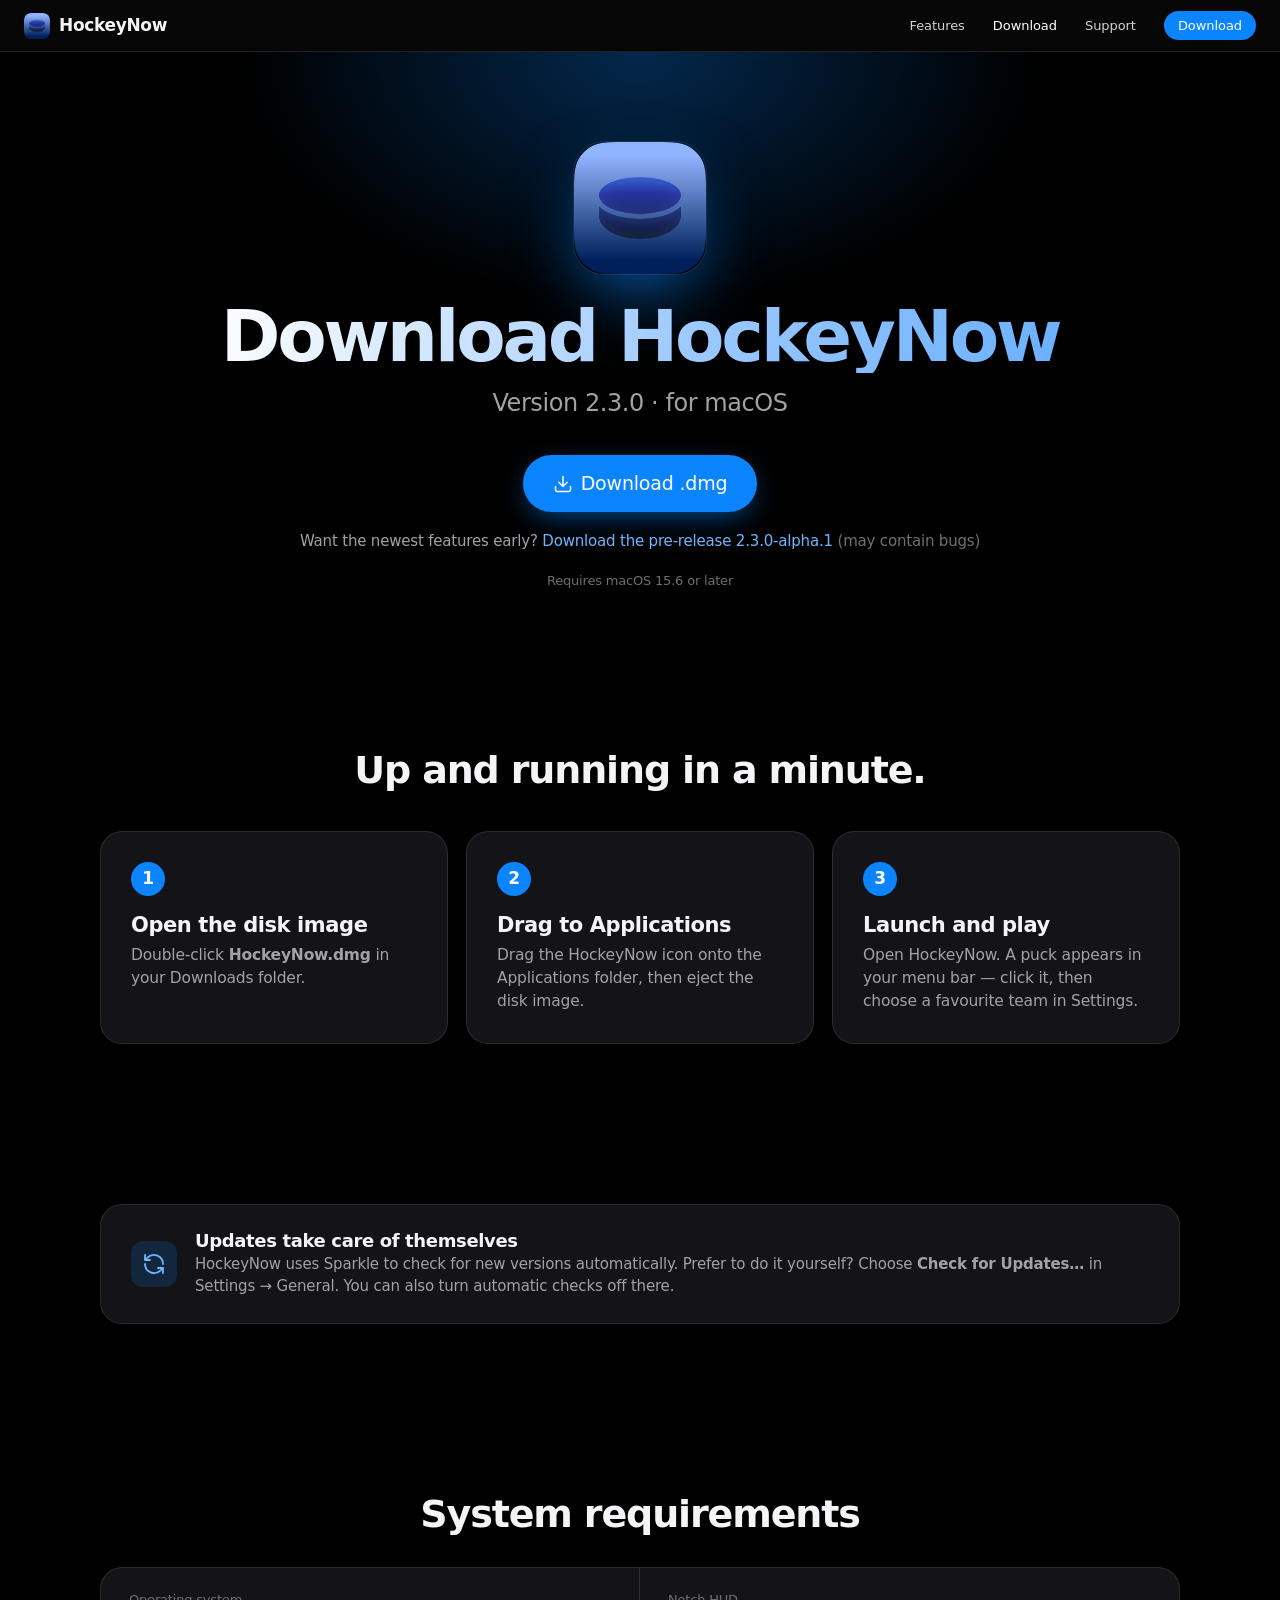
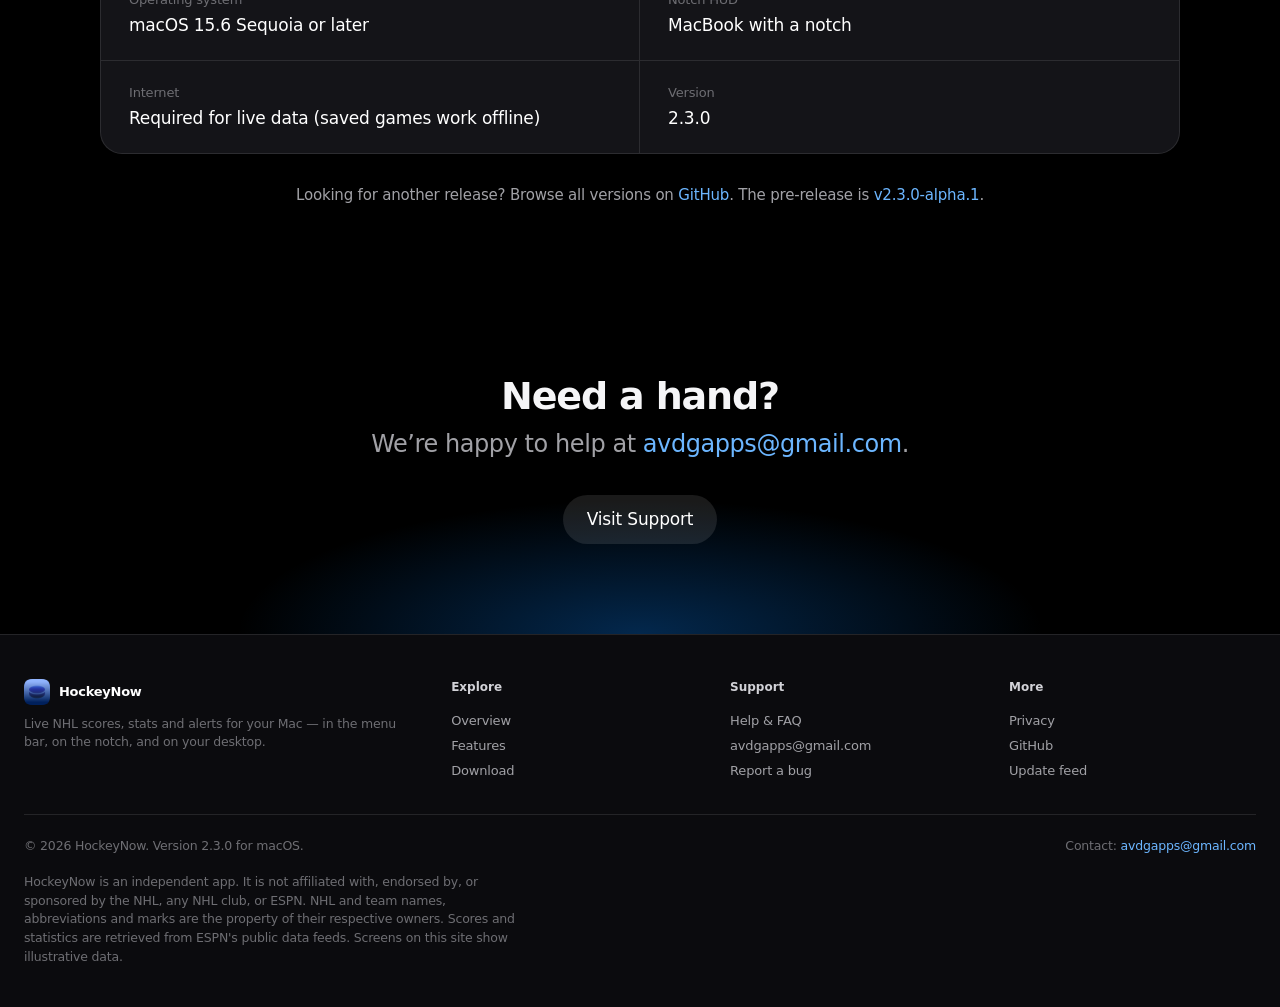
<file: website/download.html>
<!doctype html>
<html lang="en">
<head>
<meta charset="utf-8">
<meta name="viewport" content="width=device-width, initial-scale=1, viewport-fit=cover">
<title>Download — HockeyNow</title>
<meta name="description" content="Download HockeyNow for macOS. Drag to Applications and the NHL is in your menu bar.">
<meta name="theme-color" content="#000000">
<meta property="og:title" content="Download — HockeyNow">
<meta property="og:description" content="Download HockeyNow for macOS. Drag to Applications and the NHL is in your menu bar.">
<meta property="og:type" content="website">
<meta property="og:image" content="img/icon-1024.png">
<meta name="twitter:card" content="summary">
<link rel="icon" type="image/png" sizes="32x32" href="img/favicon-32.png">
<link rel="icon" type="image/png" sizes="64x64" href="img/favicon-64.png">
<link rel="apple-touch-icon" href="img/apple-touch-icon.png">
<link rel="stylesheet" href="css/style.css">
</head>
<body>
<a class="sr" href="#main">Skip to content</a>
<header class="nav"><div class="wide">
  <a class="brand" href="index.html"><img src="img/icon-512.png" alt="" width="26" height="26">HockeyNow</a>
  <button class="menu-btn" aria-label="Menu" aria-expanded="false"><span></span><span></span></button>
  <nav class="nav-links" aria-label="Main">
    <a href="features.html">Features</a><a href="download.html" aria-current="page">Download</a><a href="support.html">Support</a>
    <a class="nav-cta" data-dmg href="https://github.com/avdg-apps/HockeyNow/releases/latest/download/HockeyNow.dmg">Download</a>
  </nav>
</div></header>
<main id="main">

<section class="dl-hero"><div class="wrap">
  <img class="app-icon" src="img/icon-1024.png" alt="HockeyNow" width="132" height="132">
  <h1 class="h-xl grad" style="font-size:clamp(40px,6vw,72px)">Download HockeyNow</h1>
  <p class="lead" style="margin-top:14px">Version <span data-version>2.3.0</span> · for macOS</p>
  <div class="cta-row"><a class="btn btn-primary btn-lg" data-dmg href="https://github.com/avdg-apps/HockeyNow/releases/latest/download/HockeyNow.dmg"><svg width=20 height=20 viewBox="0 0 24 24" fill="none" stroke="currentColor" stroke-width="1.8" stroke-linecap="round" stroke-linejoin="round" aria-hidden="true"><path d="M21 15v4a2 2 0 0 1-2 2H5a2 2 0 0 1-2-2v-4M7 10l5 5 5-5M12 15V3"/></svg>Download .dmg</a></div>
  <p class="muted" style="margin-top:18px;font-size:15px">Want the newest features early? <a data-dmg-pre href="https://avdg-apps.github.io/HockeyNow/hockeynow%20v2.3.0-alpha.1.dmg">Download the pre-release <span data-version-pre>2.3.0-alpha.1</span></a> <span style="opacity:.7">(may contain bugs)</span></p>
  <p class="fine">Requires macOS 15.6 or later</p>
</div></section>

<section class="sec-tight"><div class="wrap">
  <div class="sec-head" style="margin-bottom:40px"><h2 class="h-md">Up and running in a minute.</h2></div>
  <div class="steps">
    <div class="step reveal"><h3>Open the disk image</h3><p>Double-click <b>HockeyNow.dmg</b> in your Downloads folder.</p></div>
    <div class="step reveal d1"><h3>Drag to Applications</h3><p>Drag the HockeyNow icon onto the Applications folder, then eject the disk image.</p></div>
    <div class="step reveal d2"><h3>Launch and play</h3><p>Open HockeyNow. A puck appears in your menu bar — click it, then choose a favourite team in Settings.</p></div>
  </div>
</div></section>

<section class="sec-tight"><div class="wrap">
  <div class="callout reveal"><div class="ic"><svg viewBox="0 0 24 24" fill="none" stroke="currentColor" stroke-width="1.8" stroke-linecap="round" stroke-linejoin="round" aria-hidden="true"><path d="M21 12a9 9 0 0 0-15.5-6.3L3 8M3 3v5h5M3 12a9 9 0 0 0 15.5 6.3L21 16M21 21v-5h-5"/></svg></div><div><h4>Updates take care of themselves</h4><p>HockeyNow uses Sparkle to check for new versions automatically. Prefer to do it yourself? Choose <b>Check for Updates…</b> in Settings → General. You can also turn automatic checks off there.</p></div></div>
</div></section>

<section class="sec-tight"><div class="wrap">
  <div class="sec-head" style="margin-bottom:32px"><h2 class="h-md">System requirements</h2></div>
  <div class="spec reveal">
    <div><span class="k">Operating system</span><span class="v">macOS 15.6 Sequoia or later</span></div>
    <div><span class="k">Notch HUD</span><span class="v">MacBook with a notch</span></div>
    <div><span class="k">Internet</span><span class="v">Required for live data (saved games work offline)</span></div>
    <div><span class="k">Version</span><span class="v"><span data-version>2.3.0</span></span></div>
  </div>
  <p class="center muted" style="margin-top:30px;font-size:15px">Looking for another release? Browse all versions on <a href="https://github.com/avdg-apps/HockeyNow/releases">GitHub</a>. The pre-release is <a data-dmg-pre href="https://avdg-apps.github.io/HockeyNow/hockeynow%20v2.3.0-alpha.1.dmg">v<span data-version-pre>2.3.0-alpha.1</span></a>.</p>
</div></section>

<section class="cta" style="padding:90px 0"><div class="wrap"><h2 class="h-md">Need a hand?</h2><p class="lead" style="margin-top:10px">We’re happy to help at <a href="mailto:avdgapps@gmail.com">avdgapps@gmail.com</a>.</p>
<div class="cta-row"><a class="btn btn-ghost" href="support.html">Visit Support</a></div></div></section>

</main>
<footer class="footer"><div class="wide">
  <div class="fcols">
    <div><a class="brand" href="index.html" style="color:#fff"><img src="img/icon-512.png" alt="" width="26" height="26">HockeyNow</a>
      <p>Live NHL scores, stats and alerts for your Mac — in the menu bar, on the notch, and on your desktop.</p></div>
    <div><h5>Explore</h5><a href="index.html">Overview</a><a href="features.html">Features</a><a href="download.html">Download</a></div>
    <div><h5>Support</h5><a href="support.html">Help &amp; FAQ</a><a href="mailto:avdgapps@gmail.com?subject=HockeyNow%20Support">avdgapps@gmail.com</a><a href="support.html#bug">Report a bug</a></div>
    <div><h5>More</h5><a href="privacy.html">Privacy</a><a href="https://github.com/avdg-apps/HockeyNow">GitHub</a><a href="appcast.xml">Update feed</a></div>
  </div>
  <div class="fbot">
    <span>© 2026 HockeyNow. Version <span data-version>2.3.0</span> for macOS.</span>
    <span>Contact: <a href="mailto:avdgapps@gmail.com">avdgapps@gmail.com</a></span>
  </div>
  <p style="margin-top:18px">HockeyNow is an independent app. It is not affiliated with, endorsed by, or sponsored by the NHL, any NHL club, or ESPN. NHL and team names, abbreviations and marks are the property of their respective owners. Scores and statistics are retrieved from ESPN's public data feeds. Screens on this site show illustrative data.</p>
</div></footer>
<script src="js/site.js"></script>
</body>
</html>
</file>
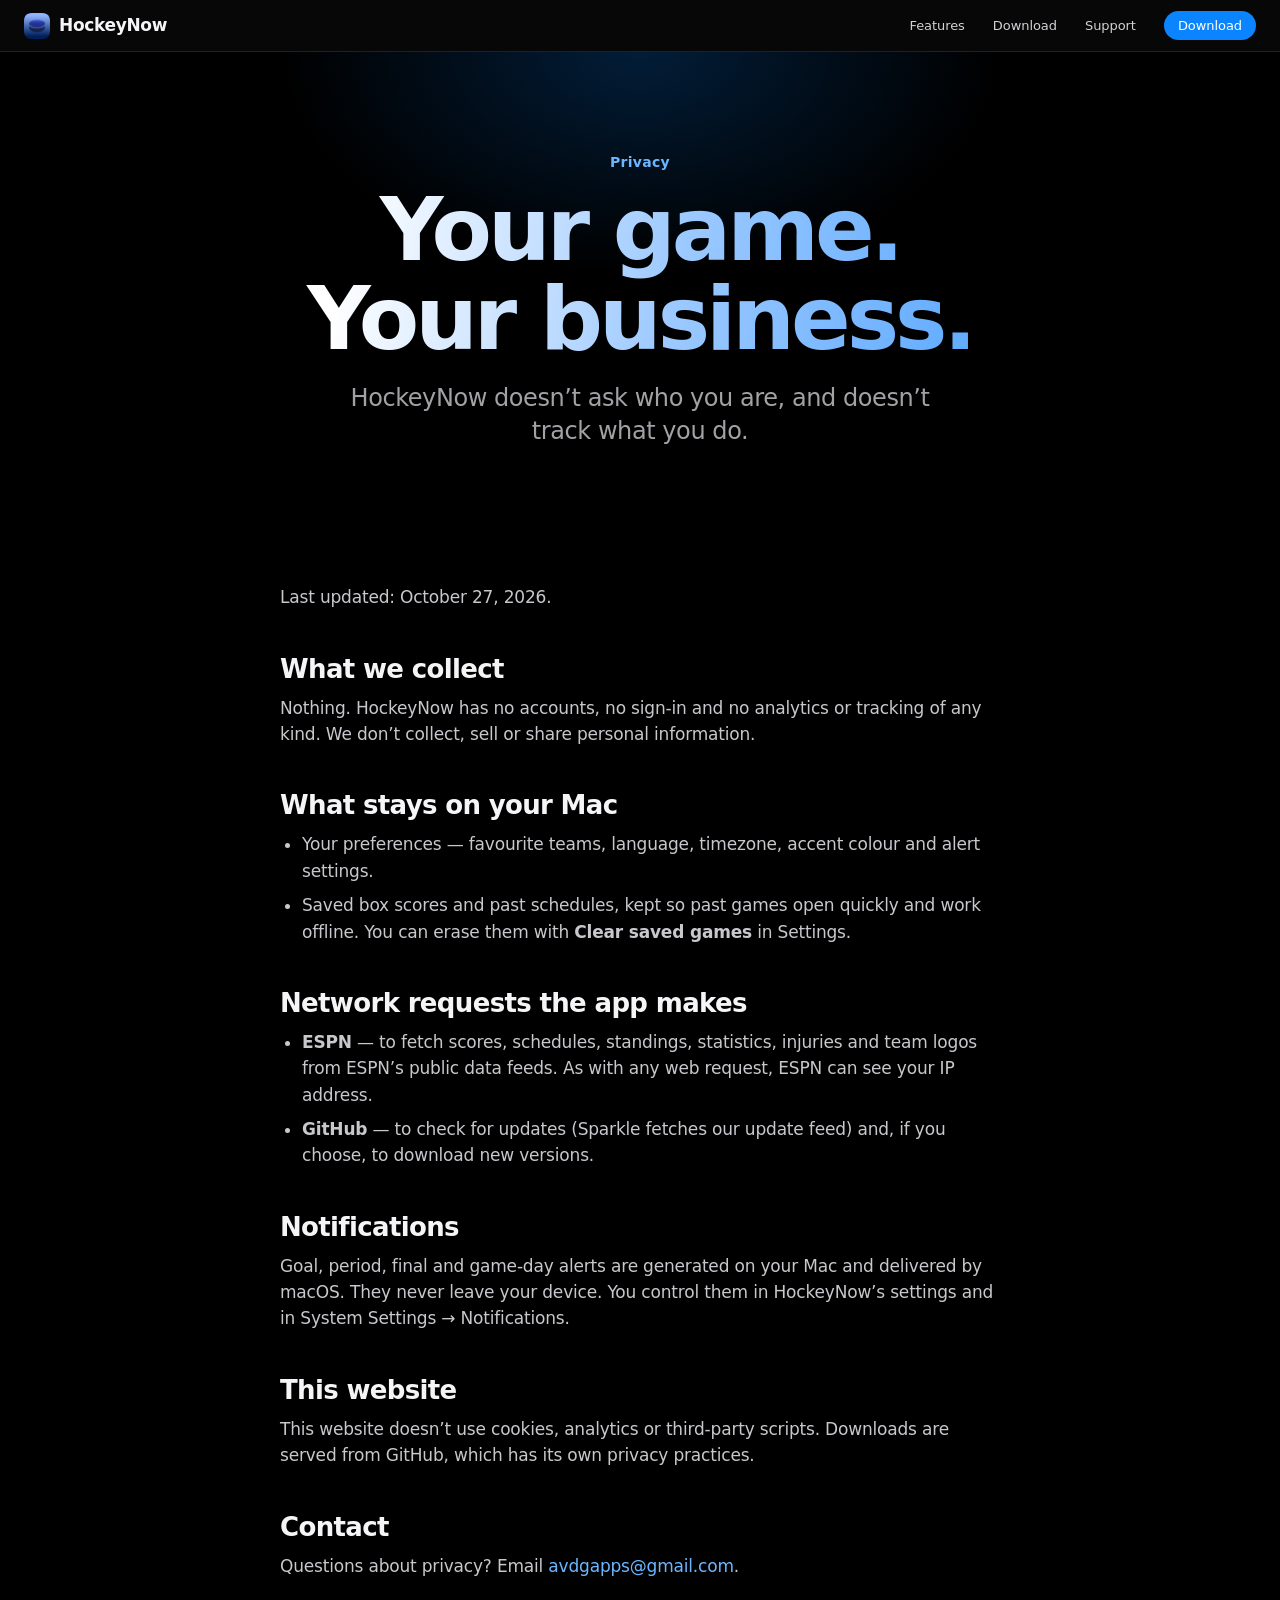
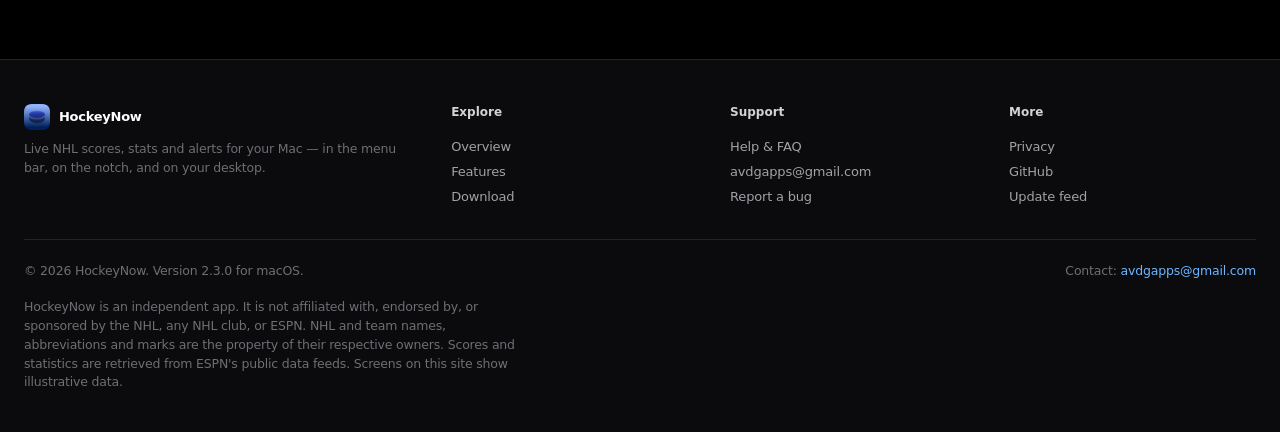
<file: website/privacy.html>
<!doctype html>
<html lang="en">
<head>
<meta charset="utf-8">
<meta name="viewport" content="width=device-width, initial-scale=1, viewport-fit=cover">
<title>Privacy — HockeyNow</title>
<meta name="description" content="HockeyNow has no accounts and no tracking. Learn what stays on your Mac and what the app connects to.">
<meta name="theme-color" content="#000000">
<meta property="og:title" content="Privacy — HockeyNow">
<meta property="og:description" content="HockeyNow has no accounts and no tracking. Learn what stays on your Mac and what the app connects to.">
<meta property="og:type" content="website">
<meta property="og:image" content="img/icon-1024.png">
<meta name="twitter:card" content="summary">
<link rel="icon" type="image/png" sizes="32x32" href="img/favicon-32.png">
<link rel="icon" type="image/png" sizes="64x64" href="img/favicon-64.png">
<link rel="apple-touch-icon" href="img/apple-touch-icon.png">
<link rel="stylesheet" href="css/style.css">
</head>
<body>
<a class="sr" href="#main">Skip to content</a>
<header class="nav"><div class="wide">
  <a class="brand" href="index.html"><img src="img/icon-512.png" alt="" width="26" height="26">HockeyNow</a>
  <button class="menu-btn" aria-label="Menu" aria-expanded="false"><span></span><span></span></button>
  <nav class="nav-links" aria-label="Main">
    <a href="features.html">Features</a><a href="download.html">Download</a><a href="support.html">Support</a>
    <a class="nav-cta" data-dmg href="https://github.com/avdg-apps/HockeyNow/releases/latest/download/HockeyNow.dmg">Download</a>
  </nav>
</div></header>
<main id="main">

<section class="page-hero"><div class="wrap"><p class="eyebrow">Privacy</p><h1 class="h-xl grad" style="max-width:12ch;margin:12px auto 0">Your game. Your business.</h1>
<p class="lead">HockeyNow doesn’t ask who you are, and doesn’t track what you do.</p></div></section>
<section class="sec-tight"><div class="legal">
<p>Last updated: October 27, 2026.</p>
<h2>What we collect</h2><p>Nothing. HockeyNow has no accounts, no sign-in and no analytics or tracking of any kind. We don’t collect, sell or share personal information.</p>
<h2>What stays on your Mac</h2><ul><li>Your preferences — favourite teams, language, timezone, accent colour and alert settings.</li><li>Saved box scores and past schedules, kept so past games open quickly and work offline. You can erase them with <b>Clear saved games</b> in Settings.</li></ul>
<h2>Network requests the app makes</h2><ul><li><b>ESPN</b> — to fetch scores, schedules, standings, statistics, injuries and team logos from ESPN’s public data feeds. As with any web request, ESPN can see your IP address.</li><li><b>GitHub</b> — to check for updates (Sparkle fetches our update feed) and, if you choose, to download new versions.</li></ul>
<h2>Notifications</h2><p>Goal, period, final and game-day alerts are generated on your Mac and delivered by macOS. They never leave your device. You control them in HockeyNow’s settings and in System Settings → Notifications.</p>
<h2>This website</h2><p>This website doesn’t use cookies, analytics or third-party scripts. Downloads are served from GitHub, which has its own privacy practices.</p>
<h2>Contact</h2><p>Questions about privacy? Email <a href="mailto:avdgapps@gmail.com">avdgapps@gmail.com</a>.</p>
</div></section>

</main>
<footer class="footer"><div class="wide">
  <div class="fcols">
    <div><a class="brand" href="index.html" style="color:#fff"><img src="img/icon-512.png" alt="" width="26" height="26">HockeyNow</a>
      <p>Live NHL scores, stats and alerts for your Mac — in the menu bar, on the notch, and on your desktop.</p></div>
    <div><h5>Explore</h5><a href="index.html">Overview</a><a href="features.html">Features</a><a href="download.html">Download</a></div>
    <div><h5>Support</h5><a href="support.html">Help &amp; FAQ</a><a href="mailto:avdgapps@gmail.com?subject=HockeyNow%20Support">avdgapps@gmail.com</a><a href="support.html#bug">Report a bug</a></div>
    <div><h5>More</h5><a href="privacy.html">Privacy</a><a href="https://github.com/avdg-apps/HockeyNow">GitHub</a><a href="appcast.xml">Update feed</a></div>
  </div>
  <div class="fbot">
    <span>© 2026 HockeyNow. Version <span data-version>2.3.0</span> for macOS.</span>
    <span>Contact: <a href="mailto:avdgapps@gmail.com">avdgapps@gmail.com</a></span>
  </div>
  <p style="margin-top:18px">HockeyNow is an independent app. It is not affiliated with, endorsed by, or sponsored by the NHL, any NHL club, or ESPN. NHL and team names, abbreviations and marks are the property of their respective owners. Scores and statistics are retrieved from ESPN's public data feeds. Screens on this site show illustrative data.</p>
</div></footer>
<script src="js/site.js"></script>
</body>
</html>
</file>
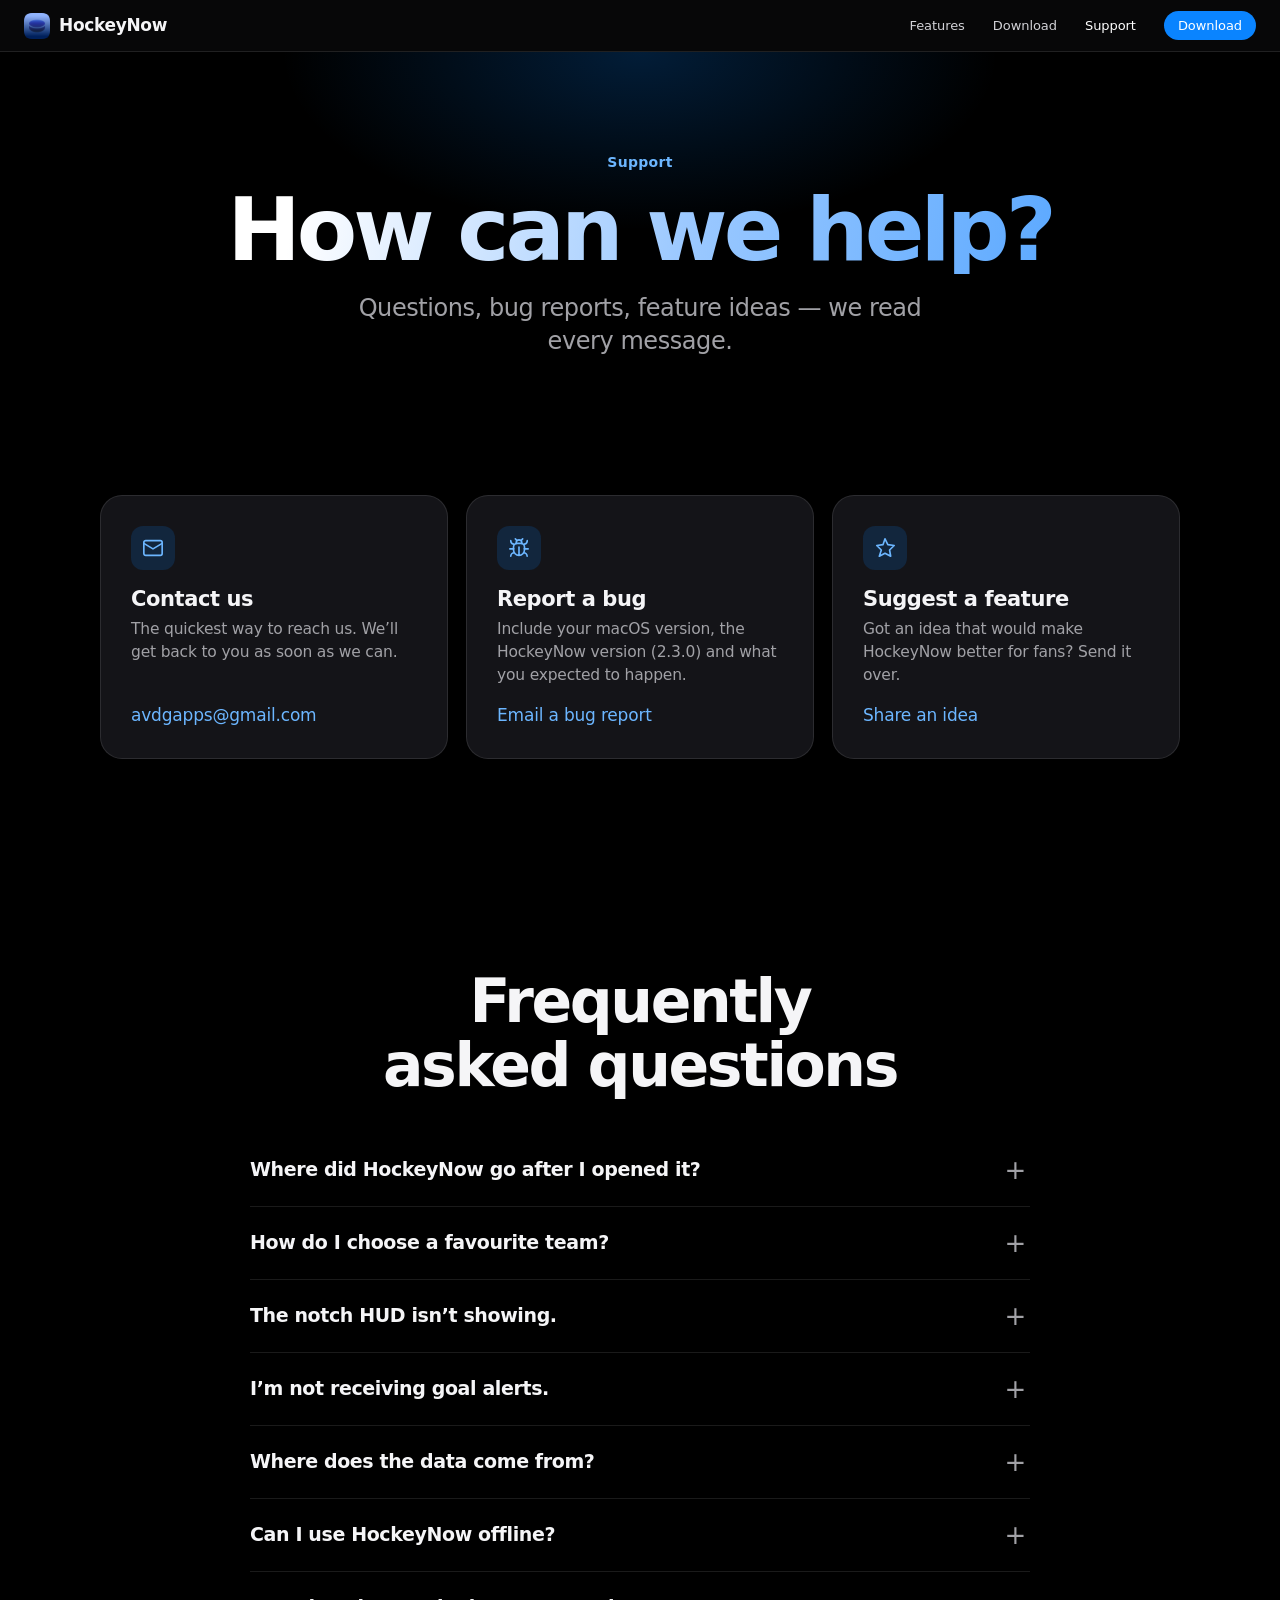
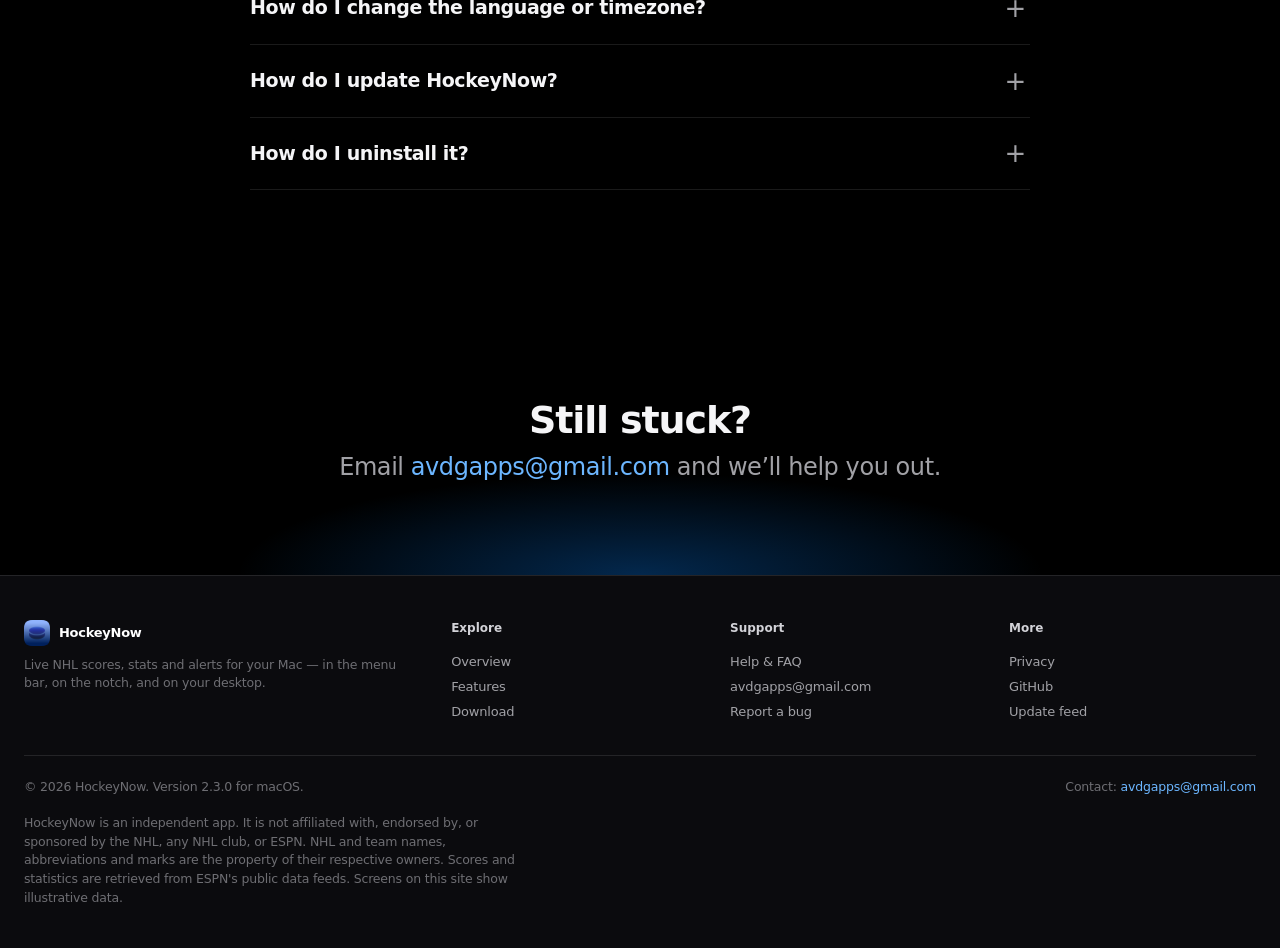
<file: website/support.html>
<!doctype html>
<html lang="en">
<head>
<meta charset="utf-8">
<meta name="viewport" content="width=device-width, initial-scale=1, viewport-fit=cover">
<title>Support — HockeyNow</title>
<meta name="description" content="Get help with HockeyNow: contact the developer, report a bug, and read answers to common questions.">
<meta name="theme-color" content="#000000">
<meta property="og:title" content="Support — HockeyNow">
<meta property="og:description" content="Get help with HockeyNow: contact the developer, report a bug, and read answers to common questions.">
<meta property="og:type" content="website">
<meta property="og:image" content="img/icon-1024.png">
<meta name="twitter:card" content="summary">
<link rel="icon" type="image/png" sizes="32x32" href="img/favicon-32.png">
<link rel="icon" type="image/png" sizes="64x64" href="img/favicon-64.png">
<link rel="apple-touch-icon" href="img/apple-touch-icon.png">
<link rel="stylesheet" href="css/style.css">
</head>
<body>
<a class="sr" href="#main">Skip to content</a>
<header class="nav"><div class="wide">
  <a class="brand" href="index.html"><img src="img/icon-512.png" alt="" width="26" height="26">HockeyNow</a>
  <button class="menu-btn" aria-label="Menu" aria-expanded="false"><span></span><span></span></button>
  <nav class="nav-links" aria-label="Main">
    <a href="features.html">Features</a><a href="download.html">Download</a><a href="support.html" aria-current="page">Support</a>
    <a class="nav-cta" data-dmg href="https://github.com/avdg-apps/HockeyNow/releases/latest/download/HockeyNow.dmg">Download</a>
  </nav>
</div></header>
<main id="main">

<section class="page-hero"><div class="wrap"><p class="eyebrow">Support</p><h1 class="h-xl grad" style="max-width:14ch;margin:12px auto 0">How can we help?</h1>
<p class="lead">Questions, bug reports, feature ideas — we read every message.</p></div></section>
<section class="sec-tight"><div class="wrap">
  <div class="contact">
    <div class="ccard reveal"><div class="ic"><svg viewBox="0 0 24 24" fill="none" stroke="currentColor" stroke-width="1.8" stroke-linecap="round" stroke-linejoin="round" aria-hidden="true"><rect x="2" y="4" width="20" height="16" rx="2"/><path d="m22 7-10 6L2 7"/></svg></div><h3>Contact us</h3><p>The quickest way to reach us. We’ll get back to you as soon as we can.</p><a class="big" href="mailto:avdgapps@gmail.com?subject=HockeyNow%20Support">avdgapps@gmail.com</a></div>
    <div class="ccard reveal d1" id="bug"><div class="ic"><svg viewBox="0 0 24 24" fill="none" stroke="currentColor" stroke-width="1.8" stroke-linecap="round" stroke-linejoin="round" aria-hidden="true"><path d="M8 2l1.9 1.9M16 2l-1.9 1.9M9 7.1v-1a3 3 0 0 1 6 0v1"/><path d="M12 20a6 6 0 0 1-6-6v-3a4 4 0 0 1 4-4h4a4 4 0 0 1 4 4v3a6 6 0 0 1-6 6zM12 20v-9M6.5 13H2M17.5 13H22M3 21c0-2.1 1.7-3.9 3.8-4M20.9 21c0-2.1-1.7-3.9-3.8-4M6 7.8C4.3 7.4 3 5.8 3 4M18 7.8c1.7-.4 3-2 3-3.8"/></svg></div><h3>Report a bug</h3><p>Include your macOS version, the HockeyNow version (<span data-version>2.3.0</span>) and what you expected to happen.</p><a class="big" href="mailto:avdgapps@gmail.com?subject=HockeyNow%20Bug%20Report&amp;body=macOS%20version%3A%0AHockeyNow%20version%3A%202.3.0%0A%0AWhat%20happened%3A%0A">Email a bug report</a></div>
    <div class="ccard reveal d2"><div class="ic"><svg viewBox="0 0 24 24" fill="none" stroke="currentColor" stroke-width="1.8" stroke-linecap="round" stroke-linejoin="round" aria-hidden="true"><path d="m12 2 3.1 6.3 6.9 1-5 4.9 1.2 6.8-6.2-3.3-6.2 3.3L8 14.2 3 9.3l6.9-1z"/></svg></div><h3>Suggest a feature</h3><p>Got an idea that would make HockeyNow better for fans? Send it over.</p><a class="big" href="mailto:avdgapps@gmail.com?subject=HockeyNow%20Feature%20Idea">Share an idea</a></div>
  </div>
</div></section>
<section class="sec"><div class="wrap"><div class="sec-head" style="margin-bottom:36px"><h2 class="h-lg">Frequently asked questions</h2></div><div class="faq"><details><summary>Where did HockeyNow go after I opened it?</summary><div class="ans"><p>HockeyNow is a menu bar app. Look for the puck icon at the top of your screen and click it to open the app. If you’d like a Dock icon as well, turn on <b>Show Dock Icon</b> in Settings → General.</p></div></details><details><summary>How do I choose a favourite team?</summary><div class="ans"><p>Open the sidebar, choose <b>Advanced Settings</b> and pick a team under <b>Favourite Team</b>. Your accent colour updates to match, and the <b>My Team</b> tab becomes available. Use <b>Also follow</b> to add more teams.</p></div></details><details><summary>The notch HUD isn’t showing.</summary><div class="ans"><p>The Notch HUD needs a MacBook with a notch. Make sure <b>Live Notch Overlay</b> is on in Advanced Settings, then open a game card and tick <b>Notch Pin</b> to send that game to the notch. Hover over the notch to expand it.</p></div></details><details><summary>I’m not receiving goal alerts.</summary><div class="ans"><p>First, check that <b>Goal Alerts</b> is on in Advanced Settings. If <b>my team only</b> is on, you’ll only be alerted to your favourite teams’ goals. Then open <b>System Settings → Notifications → HockeyNow</b> and allow notifications.</p></div></details><details><summary>Where does the data come from?</summary><div class="ans"><p>Scores, schedules and statistics are retrieved from ESPN’s public NHL data feeds. If a feed is slow or unavailable, HockeyNow shows an error banner with a Retry button and falls back to the games it has saved on your Mac.</p></div></details><details><summary>Can I use HockeyNow offline?</summary><div class="ans"><p>Yes, partly. Finished games and past schedules are saved on your Mac so they open instantly, even offline. Live scores need a connection. You can remove the saved data under <b>Clear saved games</b> in Settings → General.</p></div></details><details><summary>How do I change the language or timezone?</summary><div class="ans"><p>Open <b>Settings → General</b>. HockeyNow supports English, Español, Français, Deutsch, Italiano and Suomi, and 16 timezones plus a 24-hour clock option.</p></div></details><details><summary>How do I update HockeyNow?</summary><div class="ans"><p>HockeyNow checks for updates automatically. You can also choose <b>Check for Updates…</b> in Settings → General, or download the latest version from the <a href='download.html'>Download page</a>.</p></div></details><details><summary>How do I uninstall it?</summary><div class="ans"><p>Quit HockeyNow (<kbd>⌘</kbd> <kbd>Q</kbd> or <b>Quit Application</b>), then drag it from Applications to the Trash. If you added it as a login item, it will be removed with the app.</p></div></details></div></div></section>
<section class="cta" style="padding:90px 0"><div class="wrap"><h2 class="h-md">Still stuck?</h2><p class="lead" style="margin-top:10px">Email <a href="mailto:avdgapps@gmail.com">avdgapps@gmail.com</a> and we’ll help you out.</p></div></section>

</main>
<footer class="footer"><div class="wide">
  <div class="fcols">
    <div><a class="brand" href="index.html" style="color:#fff"><img src="img/icon-512.png" alt="" width="26" height="26">HockeyNow</a>
      <p>Live NHL scores, stats and alerts for your Mac — in the menu bar, on the notch, and on your desktop.</p></div>
    <div><h5>Explore</h5><a href="index.html">Overview</a><a href="features.html">Features</a><a href="download.html">Download</a></div>
    <div><h5>Support</h5><a href="support.html">Help &amp; FAQ</a><a href="mailto:avdgapps@gmail.com?subject=HockeyNow%20Support">avdgapps@gmail.com</a><a href="support.html#bug">Report a bug</a></div>
    <div><h5>More</h5><a href="privacy.html">Privacy</a><a href="https://github.com/avdg-apps/HockeyNow">GitHub</a><a href="appcast.xml">Update feed</a></div>
  </div>
  <div class="fbot">
    <span>© 2026 HockeyNow. Version <span data-version>2.3.0</span> for macOS.</span>
    <span>Contact: <a href="mailto:avdgapps@gmail.com">avdgapps@gmail.com</a></span>
  </div>
  <p style="margin-top:18px">HockeyNow is an independent app. It is not affiliated with, endorsed by, or sponsored by the NHL, any NHL club, or ESPN. NHL and team names, abbreviations and marks are the property of their respective owners. Scores and statistics are retrieved from ESPN's public data feeds. Screens on this site show illustrative data.</p>
</div></footer>
<script src="js/site.js"></script>
</body>
</html>
</file>
<file: website/css/style.css>
/* HockeyNow website — dark, Apple-inspired. No external dependencies. */
:root {
  --bg: #000;
  --bg-1: #0b0b0e;
  --card: #141418;
  --card-2: #1c1c22;
  --text: #f5f5f7;
  --muted: #a1a1a6;
  --dim: #6e6e73;
  --line: rgba(255, 255, 255, .1);
  --line-2: rgba(255, 255, 255, .16);
  --accent: #0a84ff;
  --accent-2: #6cb6ff;
  --amber: #ffbf00;
  --green: #30d158;
  --red: #ff453a;
  --radius: 22px;
  --font: -apple-system, BlinkMacSystemFont, "SF Pro Display", "SF Pro Text", system-ui, "Segoe UI", Roboto, Helvetica, Arial, sans-serif;
  --mono: ui-monospace, "SF Mono", SFMono-Regular, Menlo, Consolas, monospace;
  --maxw: 1080px;
  color-scheme: dark;
}
*, *::before, *::after { box-sizing: border-box; }
html { scroll-behavior: smooth; -webkit-text-size-adjust: 100%; }
body {
  margin: 0; background: var(--bg); color: var(--text);
  font-family: var(--font); font-size: 17px; line-height: 1.47; letter-spacing: -.011em;
  -webkit-font-smoothing: antialiased; overflow-x: hidden;
}
img, svg, video { max-width: 100%; display: block; }
a { color: var(--accent-2); text-decoration: none; }
a:hover { text-decoration: underline; }
h1, h2, h3, h4 { margin: 0; font-weight: 700; letter-spacing: -.03em; line-height: 1.08; }
p { margin: 0; }
.wrap { width: min(var(--maxw), 100% - 48px); margin-inline: auto; }
.wide { width: min(1240px, 100% - 48px); margin-inline: auto; }
.center { text-align: center; }
.mono { font-family: var(--mono); }
.sr { position: absolute; width: 1px; height: 1px; overflow: hidden; clip: rect(0 0 0 0); }

/* ---------- nav ---------- */
.nav {
  position: sticky; top: 0; z-index: 100; height: 52px;
  background: rgba(10, 10, 12, .72); backdrop-filter: saturate(180%) blur(22px); -webkit-backdrop-filter: saturate(180%) blur(22px);
  border-bottom: 1px solid var(--line);
}
.nav .wide { height: 100%; display: flex; align-items: center; justify-content: space-between; gap: 16px; }
.brand { display: flex; align-items: center; gap: 9px; color: var(--text); font-weight: 600; font-size: 17px; letter-spacing: -.02em; }
.brand:hover { text-decoration: none; }
.brand img { width: 26px; height: 26px; border-radius: 6px; }
.nav-links { display: flex; align-items: center; gap: 28px; }
.nav-links a { color: #d2d2d7; font-size: 13px; letter-spacing: -.005em; transition: color .2s; }
.nav-links a:hover, .nav-links a[aria-current="page"] { color: #fff; text-decoration: none; }
.nav-cta { background: var(--accent); color: #fff !important; padding: 5px 14px; border-radius: 980px; font-weight: 500; }
.nav-cta:hover { filter: brightness(1.12); }
.menu-btn { display: none; background: none; border: 0; color: #fff; width: 40px; height: 40px; padding: 0; cursor: pointer; }
.menu-btn span { display: block; width: 18px; height: 1.5px; background: #fff; margin: 5px auto; transition: transform .25s, opacity .25s; }
.nav.open .menu-btn span:first-child { transform: translateY(3.25px) rotate(45deg); }
.nav.open .menu-btn span:last-child { transform: translateY(-3.25px) rotate(-45deg); }

/* ---------- buttons ---------- */
.btn {
  display: inline-flex; align-items: center; justify-content: center; gap: 8px;
  font: inherit; font-size: 17px; font-weight: 500; letter-spacing: -.01em; cursor: pointer;
  padding: 12px 24px; border-radius: 980px; border: 0; transition: transform .2s, filter .2s, background .2s;
}
.btn:hover { text-decoration: none; transform: scale(1.025); }
.btn:active { transform: scale(.98); }
.btn-primary { background: var(--accent); color: #fff; box-shadow: 0 8px 30px -8px rgba(10, 132, 255, .7); }
.btn-primary:hover { filter: brightness(1.1); }
.btn-ghost { background: rgba(255, 255, 255, .1); color: #fff; }
.btn-ghost:hover { background: rgba(255, 255, 255, .16); }
.btn-lg { font-size: 19px; padding: 15px 30px; }
.link-arrow { font-size: 19px; color: var(--accent-2); }
.link-arrow::after { content: " ›"; }

/* ---------- type helpers ---------- */
.eyebrow { font-size: 14px; font-weight: 600; letter-spacing: .02em; color: var(--accent-2); text-transform: none; }
.eyebrow.amber { color: var(--amber); }
.h-xl { font-size: clamp(44px, 7.4vw, 88px); letter-spacing: -.045em; line-height: 1.02; }
.h-lg { font-size: clamp(34px, 5vw, 60px); letter-spacing: -.04em; }
.h-md { font-size: clamp(26px, 3.2vw, 38px); letter-spacing: -.03em; }
.lead { font-size: clamp(19px, 2.1vw, 24px); color: var(--muted); letter-spacing: -.018em; line-height: 1.38; font-weight: 400; }
.grad { background: linear-gradient(100deg, #fff 10%, #9cc9ff 55%, #5aa8ff 100%); -webkit-background-clip: text; background-clip: text; color: transparent; }
.grad-amber { background: linear-gradient(100deg, #ffe58a, #ffbf00 60%, #ff9f0a); -webkit-background-clip: text; background-clip: text; color: transparent; }
.muted { color: var(--muted); }

/* ---------- hero ---------- */
.hero { position: relative; padding: 84px 0 0; text-align: center; overflow: hidden; }
.hero::before {
  content: ""; position: absolute; inset: -20% -10% auto; height: 900px; z-index: 0; pointer-events: none;
  background:
    radial-gradient(40% 50% at 50% 10%, rgba(10, 132, 255, .28), transparent 70%),
    radial-gradient(30% 40% at 80% 30%, rgba(94, 92, 230, .18), transparent 70%),
    radial-gradient(30% 40% at 18% 30%, rgba(255, 191, 0, .07), transparent 70%);
}
.hero > * { position: relative; z-index: 1; }
.hero .app-icon { width: 104px; height: 104px; margin: 0 auto 28px; border-radius: 24px; box-shadow: 0 22px 60px -12px rgba(10, 132, 255, .6), 0 0 0 1px rgba(255, 255, 255, .08); }
.hero h1 { margin: 14px auto 22px; max-width: 14ch; }
.hero .lead { max-width: 640px; margin: 0 auto; }
.cta-row { display: flex; flex-wrap: wrap; gap: 14px; justify-content: center; align-items: center; margin-top: 34px; }
.fine { font-size: 13px; color: var(--dim); margin-top: 18px; }
.hero-stage { margin-top: 64px; }

/* scalable stage: design size set in data-w/data-h, scaled by JS */
.stage-fit { position: relative; width: 100%; }
.stage { position: absolute; left: 0; top: 0; transform-origin: 0 0; }

/* ---------- section scaffolding ---------- */
section { position: relative; }
.sec { padding: 120px 0; }
.sec-tight { padding: 80px 0; }
.sec-head { max-width: 760px; margin: 0 auto 64px; text-align: center; }
.sec-head .lead { margin-top: 18px; }
.sec-head h2 { margin-top: 10px; }
.band { background: var(--bg-1); border-block: 1px solid var(--line); }
.reveal { opacity: 0; transform: translateY(26px); transition: opacity .9s cubic-bezier(.2, .7, .2, 1), transform .9s cubic-bezier(.2, .7, .2, 1); }
.reveal.in { opacity: 1; transform: none; }
.d1 { transition-delay: .08s; } .d2 { transition-delay: .16s; } .d3 { transition-delay: .24s; }
@media (prefers-reduced-motion: reduce) {
  .reveal { opacity: 1; transform: none; transition: none; }
  html { scroll-behavior: auto; }
  * { animation: none !important; }
}

/* ---------- bento ---------- */
.bento { display: grid; grid-template-columns: repeat(6, 1fr); gap: 18px; }
.tile {
  position: relative; overflow: hidden; border-radius: var(--radius); background: var(--card);
  border: 1px solid var(--line); padding: 32px 32px 0; display: flex; flex-direction: column; min-height: 400px;
  transition: border-color .3s, transform .4s cubic-bezier(.2, .7, .2, 1);
}
.tile:hover { border-color: var(--line-2); transform: translateY(-3px); }
.tile h3 { font-size: 26px; margin: 8px 0 10px; letter-spacing: -.028em; }
.tile p { color: var(--muted); font-size: 16px; max-width: 46ch; }
.tile .vis { margin-top: auto; padding-top: 26px; display: flex; justify-content: center; }
.tile::after { content: ""; position: absolute; inset: 0; pointer-events: none; background: radial-gradient(60% 50% at 50% 110%, var(--glow, rgba(10, 132, 255, .12)), transparent 70%); }
.t-2 { grid-column: span 2; } .t-3 { grid-column: span 3; } .t-4 { grid-column: span 4; } .t-6 { grid-column: span 6; }
.tile.amber { --glow: rgba(255, 191, 0, .12); }
.tile.green { --glow: rgba(48, 209, 88, .12); }
.tile.violet { --glow: rgba(124, 92, 255, .16); }
.tile .tag { font-size: 13px; font-weight: 600; color: var(--accent-2); }
.tile.amber .tag { color: var(--amber); } .tile.green .tag { color: var(--green); } .tile.violet .tag { color: #b3a1ff; }

/* ---------- feature rows (features page) ---------- */
.frow { display: grid; grid-template-columns: 1fr 1.15fr; gap: 64px; align-items: center; padding: 96px 0; border-top: 1px solid var(--line); scroll-margin-top: 52px; }
.frow:first-of-type { border-top: 0; }
.frow.flip { grid-template-columns: 1.15fr 1fr; }
.frow.flip .ftext { order: 2; }
.ftext h2 { font-size: clamp(32px, 4vw, 48px); margin: 10px 0 16px; }
.ftext > p { color: var(--muted); font-size: 19px; line-height: 1.42; letter-spacing: -.015em; }
.checks { list-style: none; padding: 0; margin: 26px 0 0; display: grid; gap: 12px; }
.checks li { position: relative; padding-left: 30px; color: #d2d2d7; font-size: 16px; line-height: 1.4; }
.checks li::before { content: ""; position: absolute; left: 0; top: 2px; width: 19px; height: 19px; border-radius: 50%; background: rgba(10, 132, 255, .18) url("data:image/svg+xml,%3Csvg xmlns='http://www.w3.org/2000/svg' viewBox='0 0 20 20'%3E%3Cpath d='M5.5 10.4l3 3 6-6.6' fill='none' stroke='%236cb6ff' stroke-width='2' stroke-linecap='round' stroke-linejoin='round'/%3E%3C/svg%3E") center/contain no-repeat; }
.checks b { color: #fff; font-weight: 600; }
.fvis { position: relative; display: flex; justify-content: center; align-items: center; min-width: 0; }
.fvis .glow { position: absolute; inset: 8% 4%; background: radial-gradient(closest-side, rgba(10, 132, 255, .28), transparent); filter: blur(30px); z-index: 0; }
.fvis > *:not(.glow) { position: relative; z-index: 1; }
.media-slot { position: relative; width: 100%; display: flex; justify-content: center; }
.media-slot video { width: 100%; border-radius: 16px; border: 1px solid var(--line-2); box-shadow: 0 40px 80px -20px rgba(0, 0, 0, .8); }

.subnav { position: sticky; top: 52px; z-index: 90; background: rgba(10, 10, 12, .8); backdrop-filter: blur(20px); -webkit-backdrop-filter: blur(20px); border-bottom: 1px solid var(--line); }
.subnav .wide { display: flex; gap: 6px; overflow-x: auto; scrollbar-width: none; padding: 10px 0; }
.subnav .wide::-webkit-scrollbar { display: none; }
.subnav a { flex: none; font-size: 13px; color: var(--muted); padding: 5px 13px; border-radius: 980px; transition: background .2s, color .2s; }
.subnav a:hover { color: #fff; text-decoration: none; background: rgba(255, 255, 255, .08); }
.subnav a.on { color: #fff; background: rgba(255, 255, 255, .14); }

/* ---------- mini feature grid ---------- */
.mini-grid { display: grid; grid-template-columns: repeat(auto-fill, minmax(250px, 1fr)); gap: 16px; }
.mini { background: var(--card); border: 1px solid var(--line); border-radius: 18px; padding: 22px; }
.mini .ic { width: 38px; height: 38px; border-radius: 10px; background: rgba(10, 132, 255, .15); display: grid; place-items: center; margin-bottom: 14px; color: var(--accent-2); }
.mini .ic svg { width: 20px; height: 20px; }
.mini h4 { font-size: 17px; letter-spacing: -.02em; margin-bottom: 5px; font-weight: 600; }
.mini p { font-size: 14.5px; color: var(--muted); line-height: 1.42; }

/* ---------- CTA ---------- */
.cta { text-align: center; padding: 130px 0; position: relative; overflow: hidden; }
.cta::before { content: ""; position: absolute; inset: 0; background: radial-gradient(45% 55% at 50% 100%, rgba(10, 132, 255, .3), transparent 70%); pointer-events: none; }
.cta > * { position: relative; }
.cta .app-icon { width: 88px; height: 88px; margin: 0 auto 24px; border-radius: 20px; box-shadow: 0 18px 50px -10px rgba(10, 132, 255, .6); }

/* ---------- footer ---------- */
.footer { border-top: 1px solid var(--line); padding: 44px 0 40px; color: var(--dim); font-size: 12.5px; background: var(--bg-1); }
.fcols { display: grid; grid-template-columns: 1.6fr repeat(3, 1fr); gap: 32px; padding-bottom: 30px; border-bottom: 1px solid var(--line); margin-bottom: 22px; }
.fcols h5 { margin: 0 0 12px; font-size: 12px; color: #d2d2d7; font-weight: 600; letter-spacing: 0; }
.fcols a { display: block; color: var(--muted); font-size: 13px; padding: 3px 0; }
.fcols a:hover { color: #fff; text-decoration: none; }
.footer .brand { margin-bottom: 10px; }
.footer p { line-height: 1.5; max-width: 62ch; }
.fbot { display: flex; justify-content: space-between; gap: 24px; flex-wrap: wrap; }

/* ================= APP MOCKUPS ================= */
.win {
  --w: 420px; width: var(--w); border-radius: 14px; overflow: hidden; text-align: left;
  background: linear-gradient(180deg, rgba(40, 40, 48, .94), rgba(28, 28, 34, .96));
  border: 1px solid rgba(255, 255, 255, .14); box-shadow: 0 30px 80px -10px rgba(0, 0, 0, .7), 0 0 0 .5px rgba(0, 0, 0, .8);
  font-family: var(--mono); color: #f2f2f5; letter-spacing: 0; line-height: 1.3; font-size: 12px; text-transform: none;
}
.win * { letter-spacing: 0; }
.win-head { display: flex; align-items: center; gap: 10px; padding: 11px 14px; border-bottom: 1px solid rgba(255, 255, 255, .08); }
.win-head .ham { width: 24px; height: 24px; border-radius: 50%; background: rgba(255, 255, 255, .08); display: grid; place-items: center; }
.win-head .ham i { display: block; width: 10px; height: 1.5px; background: #ddd; box-shadow: 0 3.5px #ddd, 0 -3.5px #ddd; }
.win-title { font-weight: 900; font-size: 14px; }
.win-sub { color: #9a9aa2; font-size: 10px; }
.win-date { margin-left: auto; display: flex; align-items: center; gap: 8px; font-size: 11px; font-weight: 700; }
.win-date b { color: #9a9aa2; font-weight: 400; }
.win-search { margin: 10px 14px 6px; padding: 7px 10px; border-radius: 8px; background: rgba(255, 255, 255, .06); color: #8e8e96; font-size: 11px; display: flex; gap: 8px; align-items: center; }
.win-body { padding: 8px 12px 12px; display: grid; gap: 9px; }
.win-foot { display: flex; justify-content: space-between; align-items: center; padding: 10px 12px; border-top: 1px solid rgba(255, 255, 255, .1); font-size: 10px; color: #8e8e96; }
.win-foot .q { background: rgba(255, 69, 58, .16); color: #ff6b61; padding: 4px 10px; border-radius: 6px; font-size: 11px; font-family: var(--font); }
.gcard { background: rgba(255, 255, 255, .045); border-radius: 12px; padding: 12px 14px; }
.gcard.open { background: rgba(255, 255, 255, .07); }
.grow { display: grid; grid-template-columns: 1fr auto 1fr; align-items: center; gap: 8px; }
.team { display: flex; align-items: center; gap: 9px; font-weight: 900; font-size: 15px; }
.team.r { justify-content: flex-end; }
.puck { width: 26px; height: 26px; border-radius: 50%; display: grid; place-items: center; font-size: 9px; font-weight: 800; color: #fff; flex: none; box-shadow: inset 0 0 0 1.5px rgba(255, 255, 255, .25); }
.score { font-size: 22px; font-weight: 900; color: var(--amber); letter-spacing: 0; }
.score.dim { color: #7d7d85; font-size: 13px; font-weight: 700; }
.pp { background: var(--amber); color: #000; font-size: 8px; font-weight: 900; padding: 1px 4px; border-radius: 3px; }
.gmeta { display: flex; justify-content: center; gap: 8px; margin-top: 8px; font-size: 10px; color: #9a9aa2; }
.live { color: #ff6b61; font-weight: 800; display: inline-flex; align-items: center; gap: 5px; }
.live::before { content: ""; width: 6px; height: 6px; border-radius: 50%; background: #ff453a; animation: blink 1.6s infinite; }
@keyframes blink { 50% { opacity: .25; } }
.pins { display: flex; gap: 14px; font-size: 10px; font-weight: 700; padding: 10px 2px 2px; align-items: center; }
.pins .on { color: var(--accent-2); } .pins .r { margin-left: auto; color: var(--accent-2); }
.cbx { display: inline-block; width: 11px; height: 11px; border-radius: 3px; border: 1.2px solid #777; margin-right: 5px; vertical-align: -2px; }
.cbx.on { background: var(--accent); border-color: var(--accent); box-shadow: inset 0 0 0 2px var(--accent) , inset 0 0 0 9px #fff0; }
.statbar { display: grid; grid-template-columns: 40px 1fr 40px; align-items: center; gap: 8px; font-size: 10px; color: #cfcfd6; margin-top: 7px; }
.statbar .lbl { text-align: center; font-family: var(--font); font-size: 8.5px; font-weight: 700; color: #8e8e96; margin-bottom: 3px; }
.statbar > span:first-child { text-align: left; } .statbar > span:last-child { text-align: right; }
.sb-track { height: 5px; border-radius: 3px; background: rgba(255, 255, 255, .08); display: flex; overflow: hidden; gap: 1px; }
.sb-track i { display: block; height: 100%; }
.stat-block { display: grid; gap: 2px; padding: 4px 0 0; }
.period { display: grid; grid-template-columns: 22px 1fr; gap: 8px; align-items: center; font-size: 9px; color: #8e8e96; margin-top: 5px; }
.ptrack { position: relative; height: 5px; border-radius: 3px; background: rgba(255, 255, 255, .1); }
.ptrack b { position: absolute; top: -2px; width: 9px; height: 9px; border-radius: 50%; border: 1.5px solid #000; transform: translateX(-50%); }
.ptrack i { position: absolute; left: 0; top: 0; height: 100%; border-radius: 3px; background: rgba(255, 255, 255, .28); }
.play { display: flex; gap: 8px; align-items: flex-start; background: rgba(255, 255, 255, .04); border-radius: 7px; padding: 6px 9px; font-size: 10px; margin-top: 5px; }
.play .t { color: #8e8e96; flex: none; width: 56px; }
.play em { font-style: normal; color: var(--amber); font-weight: 800; }
.play s { text-decoration: none; color: #8e8e96; }

/* menu-bar strip */
.menubar { display: flex; align-items: center; gap: 14px; height: 30px; padding: 0 14px; font-family: var(--font); font-size: 13px; background: rgba(20, 20, 26, .55); backdrop-filter: blur(14px); color: #f2f2f5; }
.menubar .sp { flex: 1; }
.menubar svg { width: 15px; height: 15px; }
.capsule { display: inline-flex; align-items: center; gap: 6px; font-family: var(--mono); font-size: 12px; font-weight: 700; padding: 3px 8px; border-radius: 7px; background: rgba(255, 255, 255, .14); white-space: nowrap; }
.capsule svg { width: 12px; height: 12px; }
.capsule .chev { opacity: .55; font-size: 8px; }

/* notch HUD */
.notch { position: relative; width: 460px; margin-inline: auto; background: #000; color: #fff; font-family: var(--mono); overflow: hidden; border-radius: 0 0 11px 11px; height: 32px; transition: height .55s cubic-bezier(.2, .8, .2, 1), border-radius .55s; box-shadow: 0 0 0 1px rgba(255, 255, 255, .06); }
.notch.open, .notch.static-open { height: 318px; border-radius: 0 0 28px 28px; box-shadow: 0 30px 70px rgba(0, 0, 0, .6), 0 0 0 1px rgba(255, 255, 255, .08); }
.notch .top { height: 32px; display: flex; justify-content: space-between; align-items: center; padding: 0 18px; font-weight: 900; font-size: 14px; }
.notch .top .l, .notch .top .r { display: flex; align-items: center; gap: 7px; }
.notch .top .c { font-size: 11px; font-weight: 700; color: rgba(255, 255, 255, .85); }
.notch .top .s { color: var(--amber); font-size: 15px; }
.notch .mid { opacity: 0; transition: opacity .35s .1s; padding: 6px 0 0; }
.notch.open .mid, .notch.static-open .mid { opacity: 1; }
.notch .mid hr { border: 0; height: 1px; background: rgba(255, 255, 255, .12); margin: 0 14px 10px; }
.notch .big { display: flex; justify-content: center; align-items: center; gap: 22px; font-weight: 900; }
.notch .big .n { font-size: 17px; width: 90px; } .notch .big .n.r { text-align: left; } .notch .big .n.l { text-align: right; }
.notch .big .sc { font-size: 22px; color: var(--amber); }
.notch .wp { padding: 8px 24px 0; font-size: 8px; font-weight: 700; color: rgba(255, 255, 255, .75); }
.notch .wp div { display: flex; justify-content: space-between; margin-bottom: 3px; }
.notch .wp .bar { height: 5px; border-radius: 3px; display: flex; gap: 1px; overflow: hidden; }
.notch .pill { position: absolute; left: 50%; bottom: 12px; transform: translateX(-50%); background: #ff3b30; font-size: 10px; font-weight: 900; padding: 4px 12px; border-radius: 99px; white-space: nowrap; }

/* screen scene */
.screen {
  position: relative; overflow: hidden; border-radius: 18px; border: 1px solid rgba(255, 255, 255, .14);
  background: radial-gradient(70% 90% at 20% 0%, #4f46e5 0%, transparent 60%), radial-gradient(60% 80% at 90% 20%, #0ea5e9 0%, transparent 60%), radial-gradient(80% 80% at 50% 120%, #7c3aed 0%, transparent 60%), #10122e;
  box-shadow: 0 60px 120px -30px rgba(10, 132, 255, .35), 0 30px 60px -20px #000;
}
.screen .menubar { position: relative; z-index: 3; }

/* standings / tables */
.tbl { width: 100%; border-collapse: collapse; font-size: 10.5px; }
.tbl th { color: #8e8e96; font-weight: 700; text-align: center; padding: 6px 3px; font-size: 9px; }
.tbl td { padding: 6px 3px; text-align: center; border-top: 1px solid rgba(255, 255, 255, .05); }
.tbl td:first-child, .tbl th:first-child { text-align: left; padding-left: 8px; color: #8e8e96; width: 24px; }
.tbl td:nth-child(2), .tbl th:nth-child(2) { text-align: left; }
.tbl td b { color: var(--amber); }
.tbl .wc { font-size: 8px; background: rgba(255, 255, 255, .1); border-radius: 4px; padding: 1px 4px; margin-left: 5px; color: #cfcfd6; }
.tbl tr.me td { background: rgba(10, 132, 255, .14); }
.tbl .up { color: var(--green); } .tbl .dn { color: var(--red); }
.cutline td { border-top: 1px dashed rgba(255, 255, 255, .25) !important; }
.seg { display: inline-flex; background: rgba(255, 255, 255, .08); border-radius: 8px; padding: 2px; font-size: 10px; font-weight: 700; }
.seg span { padding: 4px 11px; border-radius: 6px; color: #aaa; } .seg span.on { background: rgba(255, 255, 255, .18); color: #fff; }
.chips { display: flex; gap: 6px; flex-wrap: wrap; }
.chip { font-size: 10px; font-weight: 700; padding: 5px 10px; border-radius: 99px; background: rgba(255, 255, 255, .07); color: #cfcfd6; }
.chip.on { background: var(--amber); color: #000; }
.dots { display: flex; gap: 5px; }
.dots i { width: 14px; height: 14px; border-radius: 50%; display: block; font-style: normal; font-size: 7px; font-weight: 800; color: #000; text-align: center; line-height: 14px; }
.dots .w { background: var(--green); } .dots .l { background: var(--red); color: #fff; } .dots .o { background: var(--amber); }
.sect-t { font-size: 9px; font-weight: 900; color: #8e8e96; margin: 4px 0 6px; }
.lrow { display: grid; grid-template-columns: 18px 30px 1fr auto; gap: 9px; align-items: center; padding: 6px 4px; border-top: 1px solid rgba(255, 255, 255, .05); font-size: 11px; }
.lrow .av { width: 28px; height: 28px; border-radius: 50%; background: linear-gradient(160deg, #5a5a66, #34343c); display: grid; place-items: center; font-size: 10px; color: #cfcfd6; font-weight: 800; }
.lrow small { display: block; color: #8e8e96; font-size: 9px; }
.lrow .v { font-weight: 900; font-size: 14px; color: var(--amber); }
.lrow .rk { color: #8e8e96; font-weight: 800; }

/* playoffs */
.bracket { display: grid; grid-template-columns: repeat(4, 1fr); gap: 7px; padding: 4px 0; }
.bcol { display: grid; gap: 7px; align-content: space-around; }
.series { background: rgba(255, 255, 255, .05); border-radius: 8px; padding: 6px 7px; font-size: 9.5px; }
.series div { display: flex; justify-content: space-between; padding: 1.5px 0; font-weight: 700; }
.series div.w { color: #fff; } .series div:not(.w) { color: #8e8e96; font-weight: 500; }
.series i { font-style: normal; font-weight: 900; }
.cup { text-align: center; background: linear-gradient(180deg, rgba(255, 191, 0, .16), rgba(255, 191, 0, .04)); border: 1px solid rgba(255, 191, 0, .3); border-radius: 10px; padding: 8px; font-size: 9px; font-weight: 900; color: var(--amber); }

/* toasts */
.toast { width: 330px; display: flex; gap: 11px; padding: 12px 14px; border-radius: 18px; background: rgba(48, 48, 56, .85); backdrop-filter: blur(20px); border: 1px solid rgba(255, 255, 255, .12); box-shadow: 0 20px 50px -10px rgba(0, 0, 0, .6); font-family: var(--font); text-align: left; }
.toast img { width: 36px; height: 36px; border-radius: 8px; flex: none; }
.toast b { font-size: 13px; display: block; letter-spacing: -.01em; } .toast span { font-size: 13px; color: #c8c8ce; display: block; letter-spacing: -.01em; }
.toast small { margin-left: auto; font-size: 11px; color: #8e8e96; flex: none; }
.toast-stack { display: grid; gap: 10px; }

/* settings */
.srow { display: flex; justify-content: space-between; align-items: center; padding: 8px 0; font-size: 11px; font-weight: 600; }
.srow small { display: block; font-weight: 400; color: #8e8e96; font-size: 9px; margin-top: 2px; font-family: var(--mono); max-width: 270px; line-height: 1.3; }
.sw { width: 34px; height: 20px; border-radius: 20px; background: rgba(255, 255, 255, .2); position: relative; flex: none; }
.sw::after { content: ""; position: absolute; left: 2px; top: 2px; width: 16px; height: 16px; border-radius: 50%; background: #fff; transition: left .2s; box-shadow: 0 1px 3px rgba(0, 0, 0, .4); }
.sw.on { background: var(--accent); } .sw.on::after { left: 16px; }
.sel { font-size: 10.5px; background: rgba(255, 255, 255, .1); border-radius: 6px; padding: 4px 9px; min-width: 110px; display: flex; justify-content: space-between; gap: 8px; }
.sel::after { content: "⌃"; font-size: 8px; transform: rotate(180deg); opacity: .6; }
.swatches { display: flex; gap: 8px; }
.swatch { width: 22px; height: 22px; border-radius: 50%; border: 2px solid transparent; cursor: pointer; background: var(--c); box-shadow: inset 0 0 0 1px rgba(255, 255, 255, .2); padding: 0; transition: transform .2s; }
.swatch:hover { transform: scale(1.15); }
.swatch.on { border-color: #fff; }
.win.themed .win-title, .win.themed .acc, .win.themed .side div.on { color: var(--accent-2); }
.win.themed .side div.on { background: color-mix(in srgb, var(--accent) 22%, transparent); box-shadow: inset 0 0 0 1px color-mix(in srgb, var(--accent) 35%, transparent); }

/* tabs row in popover (sidebar items) */
.side { width: 190px; padding: 14px; border-radius: 14px; background: rgba(36, 36, 44, .95); border: 1px solid rgba(255, 255, 255, .14); font-family: var(--mono); font-size: 11px; box-shadow: 0 20px 50px -10px #000; text-align: left; }
.side h6 { margin: 12px 0 6px; font-size: 9px; font-weight: 900; color: #8e8e96; padding: 0 6px; }
.side h6:first-child { margin-top: 0; }
.side div { padding: 6px 8px; border-radius: 7px; display: flex; gap: 8px; align-items: center; font-weight: 600; }
.side div.on { background: rgba(10, 132, 255, .2); color: var(--accent-2); box-shadow: inset 0 0 0 1px rgba(10, 132, 255, .3); }
.side svg { width: 13px; height: 13px; flex: none; }

kbd { font-family: var(--font); font-size: 12px; background: rgba(255, 255, 255, .1); border: 1px solid rgba(255, 255, 255, .16); border-bottom-width: 2px; border-radius: 6px; padding: 1px 7px; color: #fff; }

/* languages marquee */
.langs { display: flex; flex-wrap: wrap; gap: 10px; justify-content: center; }
.langs span { padding: 9px 18px; border-radius: 99px; background: var(--card-2); border: 1px solid var(--line); font-size: 16px; color: #e5e5ea; }

/* ---------- download page ---------- */
.dl-hero { padding: 90px 0 70px; text-align: center; position: relative; overflow: hidden; }
.dl-hero::before { content: ""; position: absolute; inset: 0; background: radial-gradient(45% 60% at 50% 0%, rgba(10, 132, 255, .3), transparent 70%); pointer-events: none; }
.dl-hero > * { position: relative; }
.dl-hero .app-icon { width: 132px; height: 132px; margin: 0 auto 26px; border-radius: 30px; box-shadow: 0 30px 70px -14px rgba(10, 132, 255, .65), 0 0 0 1px rgba(255, 255, 255, .08); }
.steps { display: grid; grid-template-columns: repeat(3, 1fr); gap: 18px; counter-reset: s; }
.step { background: var(--card); border: 1px solid var(--line); border-radius: var(--radius); padding: 30px; counter-increment: s; }
.step::before { content: counter(s); display: grid; place-items: center; width: 34px; height: 34px; border-radius: 50%; background: var(--accent); color: #fff; font-weight: 700; margin-bottom: 18px; }
.step h3 { font-size: 21px; margin-bottom: 8px; letter-spacing: -.02em; }
.step p { color: var(--muted); font-size: 15.5px; }
.spec { display: grid; grid-template-columns: repeat(2, 1fr); gap: 0; border: 1px solid var(--line); border-radius: var(--radius); overflow: hidden; background: var(--card); }
.spec div { padding: 22px 28px; border-bottom: 1px solid var(--line); }
.spec div:nth-child(odd) { border-right: 1px solid var(--line); }
.spec div:nth-last-child(-n+2) { border-bottom: 0; }
.spec dt, .spec .k { font-size: 13px; color: var(--dim); margin-bottom: 4px; display: block; }
.spec .v { font-size: 17px; color: #fff; font-weight: 500; }
.callout { display: flex; gap: 18px; align-items: center; padding: 26px 30px; background: var(--card); border: 1px solid var(--line); border-radius: var(--radius); }
.callout .ic { flex: none; width: 46px; height: 46px; border-radius: 12px; background: rgba(10, 132, 255, .16); display: grid; place-items: center; color: var(--accent-2); }
.callout .ic svg { width: 24px; height: 24px; }
.callout h4 { font-size: 18px; letter-spacing: -.02em; margin-bottom: 3px; } .callout p { color: var(--muted); font-size: 15px; }

/* ---------- support / legal ---------- */
.page-hero { padding: 100px 0 56px; text-align: center; position: relative; overflow: hidden; }
.page-hero::before { content: ""; position: absolute; inset: 0; background: radial-gradient(40% 70% at 50% 0%, rgba(10, 132, 255, .22), transparent 70%); pointer-events: none; }
.page-hero > * { position: relative; }
.page-hero .lead { max-width: 640px; margin: 18px auto 0; }
.contact { display: grid; grid-template-columns: repeat(3, 1fr); gap: 18px; }
.ccard { background: var(--card); border: 1px solid var(--line); border-radius: var(--radius); padding: 30px; display: flex; flex-direction: column; gap: 8px; }
.ccard .ic { width: 44px; height: 44px; border-radius: 12px; background: rgba(10, 132, 255, .16); color: var(--accent-2); display: grid; place-items: center; margin-bottom: 10px; }
.ccard .ic svg { width: 22px; height: 22px; }
.ccard h3 { font-size: 21px; letter-spacing: -.02em; } .ccard p { color: var(--muted); font-size: 15.5px; flex: 1; }
.ccard a.big { font-size: 17px; font-weight: 500; margin-top: 8px; }
.faq { max-width: 780px; margin: 0 auto; }
.faq details { border-bottom: 1px solid var(--line); }
.faq summary { cursor: pointer; list-style: none; padding: 22px 36px 22px 0; font-size: 19px; font-weight: 600; letter-spacing: -.02em; position: relative; }
.faq summary::-webkit-details-marker { display: none; }
.faq summary::after { content: "+"; position: absolute; right: 4px; top: 50%; transform: translateY(-50%); font-size: 26px; font-weight: 300; color: var(--muted); transition: transform .25s; }
.faq details[open] summary::after { transform: translateY(-50%) rotate(45deg); }
.faq .ans { padding: 0 0 24px; color: var(--muted); font-size: 16.5px; line-height: 1.5; }
.faq .ans p + p { margin-top: 10px; }
.legal { max-width: 720px; margin: 0 auto; }
.legal h2 { font-size: 26px; margin: 44px 0 12px; letter-spacing: -.025em; }
.legal p, .legal li { color: #c7c7cc; font-size: 17px; line-height: 1.55; }
.legal p + p { margin-top: 14px; }
.legal ul { padding-left: 22px; display: grid; gap: 8px; margin: 12px 0; }

/* ---------- responsive ---------- */
@media (max-width: 960px) {
  .frow, .frow.flip { grid-template-columns: 1fr; gap: 40px; padding: 64px 0; }
  .frow.flip .ftext { order: 0; }
  .bento { grid-template-columns: repeat(2, 1fr); }
  .t-2, .t-3, .t-4, .t-6 { grid-column: span 2; }
  .steps, .contact { grid-template-columns: 1fr; }
  .fcols { grid-template-columns: 1fr 1fr; }
  .sec { padding: 84px 0; }
}
@media (max-width: 760px) {
  .menu-btn { display: block; }
  .nav-links { position: fixed; inset: 52px 0 auto 0; background: rgba(10, 10, 12, .97); flex-direction: column; align-items: stretch; gap: 0; padding: 10px 24px 24px; border-bottom: 1px solid var(--line); transform: translateY(-8px); opacity: 0; pointer-events: none; transition: .25s; }
  .nav.open .nav-links { transform: none; opacity: 1; pointer-events: auto; }
  .nav-links a { font-size: 19px; padding: 14px 0; border-bottom: 1px solid var(--line); }
  .nav-links .nav-cta { margin-top: 14px; text-align: center; padding: 12px; border: 0; }
  .spec { grid-template-columns: 1fr; } .spec div { border-right: 0 !important; border-bottom: 1px solid var(--line) !important; } .spec div:last-child { border-bottom: 0 !important; }
  .bento { grid-template-columns: 1fr; } .t-2, .t-3, .t-4, .t-6 { grid-column: span 1; }
  .tile { min-height: 0; padding: 26px 22px 0; }
  .hero { padding-top: 56px; }
  .callout { flex-direction: column; align-items: flex-start; }
  .win { --w: min(420px, 100%); }
  .notch { width: min(460px, 100%); }
}
@media (max-width: 480px) { .fcols { grid-template-columns: 1fr; } .wrap, .wide { width: calc(100% - 36px); } }

/* ---------- fixes ---------- */
.media-slot > .screen { width: 100%; }
.mini-grid.c3 { grid-template-columns: repeat(3, 1fr); }
@media (max-width: 960px) { .mini-grid.c3 { grid-template-columns: repeat(2, 1fr); } }
@media (max-width: 560px) { .mini-grid.c3 { grid-template-columns: 1fr; } }
.fcols a.brand { display: flex; padding: 0; }
.h-xl, .h-lg, .h-md { text-wrap: balance; }
.lead, .ftext > p { text-wrap: pretty; }
.stage-fit { margin-inline: auto; }
.frow > * { min-width: 0; }
.ftext, .fvis { max-width: 100%; }
.tile .vis > * { max-width: 100%; }

.win { max-width: 100%; }
.fvis > .win, .fvis > div { max-width: 100%; }
.ftext > p.eyebrow { color: var(--accent-2); font-size: 14px; line-height: 1.3; }
.ftext > p.eyebrow.amber { color: var(--amber); }
.hero-mob { display: none; max-width: 400px; margin: 0 auto; padding-bottom: 40px; }
@media (max-width: 700px) { .hero-desk { display: none; } .hero-mob { display: block; } .hero-stage { margin-top: 40px; } }
.menubar { overflow: hidden; }

/* Real team logos replace the coloured circle once they load (the circle stays as a fallback) */
.puck.has-logo { background: transparent !important; box-shadow: none !important; color: transparent !important; font-size: 0 !important; position: relative; overflow: visible; }
.puck.has-logo img { position: absolute; left: -8%; top: -8%; width: 116%; height: 116%; object-fit: contain; filter: drop-shadow(0 1px 2px rgba(0, 0, 0, .35)); pointer-events: none; }
/* status pill, as in the app (FINAL, FINAL/OT) */
.gmeta .pill { background: rgba(255, 255, 255, .1); color: #d8d8dd; padding: 2px 9px; border-radius: 6px; font-weight: 800; }
</file>
